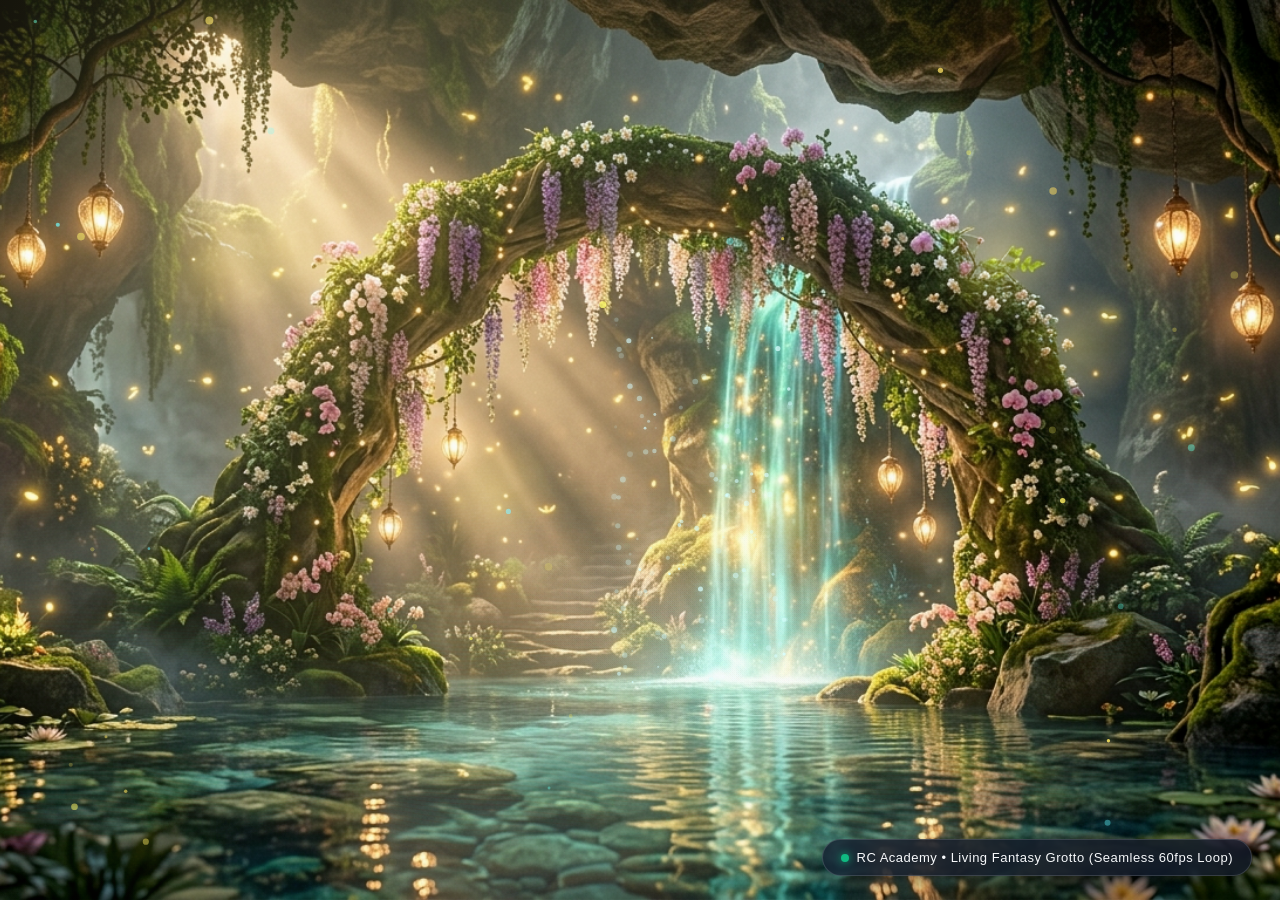
<file: fantasy_grotto_background.html>
<!DOCTYPE html>
<html lang="en">
<head>
<meta charset="UTF-8">
<meta name="viewport" content="width=device-width, initial-scale=1.0">
<title>RC Academy — Living Fantasy Grotto Animated Background</title>
<style>
  * {
    margin: 0;
    padding: 0;
    box-sizing: border-box;
  }
  body, html {
    width: 100%;
    height: 100%;
    overflow: hidden;
    background: #020617;
    font-family: -apple-system, BlinkMacSystemFont, "Segoe UI", Roboto, sans-serif;
  }

  /* Seamless Animated Camera Container */
  .viewport-wrapper {
    position: relative;
    width: 100vw;
    height: 100vh;
    overflow: hidden;
    display: flex;
    align-items: center;
    justify-content: center;
  }

  .scene-container {
    position: absolute;
    width: 100%;
    height: 100%;
    animation: cinematicPushIn 10s ease-in-out infinite alternate;
    transform-origin: 52% 46%;
  }

  @keyframes cinematicPushIn {
    0% {
      transform: scale(1.0) translate(0px, 0px);
    }
    100% {
      transform: scale(1.045) translate(-6px, -4px);
    }
  }

  /* Base Fantasy Image */
  .base-image {
    position: absolute;
    top: 0;
    left: 0;
    width: 100%;
    height: 100%;
    object-fit: cover;
    z-index: 1;
    filter: brightness(0.98) contrast(1.02);
  }

  /* Water Ripple Canvas */
  #waterCanvas {
    position: absolute;
    bottom: 0;
    left: 0;
    width: 100%;
    height: 48%;
    z-index: 2;
    mix-blend-mode: soft-light;
    pointer-events: none;
    opacity: 0.65;
  }

  /* Particle & Effects Canvas */
  #effectsCanvas {
    position: absolute;
    top: 0;
    left: 0;
    width: 100%;
    height: 100%;
    z-index: 3;
    pointer-events: none;
  }

  /* Volumetric Rays Overlay */
  .godrays-overlay {
    position: absolute;
    top: 0;
    left: 0;
    width: 100%;
    height: 100%;
    z-index: 4;
    background: radial-gradient(circle at 28% 18%, rgba(254, 240, 138, 0.18) 0%, rgba(254, 240, 138, 0.05) 45%, transparent 70%);
    mix-blend-mode: screen;
    pointer-events: none;
    animation: rayBreathe 6s ease-in-out infinite alternate;
  }

  @keyframes rayBreathe {
    0% { opacity: 0.7; transform: scale(1); }
    100% { opacity: 1.0; transform: scale(1.03); }
  }

  /* Lantern Pulse Overlays */
  .lantern-glow {
    position: absolute;
    border-radius: 50%;
    pointer-events: none;
    mix-blend-mode: screen;
    z-index: 4;
    animation: lanternFlicker 3.5s ease-in-out infinite alternate;
  }
  .lantern-1 { top: 22%; left: 11%; width: 140px; height: 140px; background: radial-gradient(circle, rgba(251, 191, 36, 0.35) 0%, transparent 70%); animation-delay: 0.2s; }
  .lantern-2 { top: 18%; left: 16%; width: 160px; height: 160px; background: radial-gradient(circle, rgba(251, 191, 36, 0.4) 0%, transparent 70%); animation-delay: 0.7s; }
  .lantern-3 { top: 20%; right: 16%; width: 150px; height: 150px; background: radial-gradient(circle, rgba(251, 191, 36, 0.42) 0%, transparent 70%); animation-delay: 1.1s; }
  .lantern-4 { top: 31%; right: 11%; width: 130px; height: 130px; background: radial-gradient(circle, rgba(251, 191, 36, 0.35) 0%, transparent 70%); animation-delay: 0.4s; }
  .lantern-5 { top: 48%; left: 34%; width: 120px; height: 120px; background: radial-gradient(circle, rgba(251, 191, 36, 0.38) 0%, transparent 70%); animation-delay: 1.4s; }
  .lantern-6 { top: 51%; right: 34%; width: 120px; height: 120px; background: radial-gradient(circle, rgba(251, 191, 36, 0.38) 0%, transparent 70%); animation-delay: 0.9s; }

  @keyframes lanternFlicker {
    0% { opacity: 0.7; transform: scale(0.95); }
    30% { opacity: 0.95; transform: scale(1.05); }
    60% { opacity: 0.8; transform: scale(0.98); }
    100% { opacity: 1.0; transform: scale(1.08); }
  }

  /* Optional HUD / Overlay Info */
  .control-badge {
    position: absolute;
    bottom: 24px;
    right: 28px;
    z-index: 10;
    background: rgba(15, 23, 42, 0.75);
    backdrop-filter: blur(12px);
    border: 1px solid rgba(255, 255, 255, 0.15);
    padding: 10px 18px;
    border-radius: 9999px;
    color: #f8fafc;
    font-size: 13px;
    font-weight: 500;
    letter-spacing: 0.5px;
    display: flex;
    align-items: center;
    gap: 8px;
    box-shadow: 0 10px 25px -5px rgba(0, 0, 0, 0.5);
    user-select: none;
    transition: opacity 0.3s;
  }
  .control-badge:hover { opacity: 0.4; }
  .pulse-dot {
    width: 8px;
    height: 8px;
    border-radius: 50%;
    background: #10b981;
    box-shadow: 0 0 8px #10b981;
    animation: livePulse 2s infinite;
  }
  @keyframes livePulse {
    0%, 100% { opacity: 1; transform: scale(1); }
    50% { opacity: 0.4; transform: scale(0.85); }
  }
</style>
</head>
<body>

<div class="viewport-wrapper">
  <div class="scene-container">
    <!-- Base Reference Image -->
    <img class="base-image" src="assets/fantasy_grotto.jpg" alt="Living Fantasy Grotto">

    <!-- Volumetric Light Rays -->
    <div class="godrays-overlay"></div>

    <!-- Glowing Lantern Hotspots -->
    <div class="lantern-glow lantern-1"></div>
    <div class="lantern-glow lantern-2"></div>
    <div class="lantern-glow lantern-3"></div>
    <div class="lantern-glow lantern-4"></div>
    <div class="lantern-glow lantern-5"></div>
    <div class="lantern-glow lantern-6"></div>

    <!-- Animated Water Ripples Canvas -->
    <canvas id="waterCanvas"></canvas>

    <!-- Animated Particle & Mist Canvas -->
    <canvas id="effectsCanvas"></canvas>
  </div>

  <div class="control-badge">
    <div class="pulse-dot"></div>
    RC Academy • Living Fantasy Grotto (Seamless 60fps Loop)
  </div>
</div>

<script>
  // ---------------------------------------------------------------------------
  // Canvas Resizing & Management
  // ---------------------------------------------------------------------------
  const waterCanvas = document.getElementById('waterCanvas');
  const wCtx = waterCanvas.getContext('2d');

  const effectsCanvas = document.getElementById('effectsCanvas');
  const eCtx = effectsCanvas.getContext('2d');

  let width = window.innerWidth;
  let height = window.innerHeight;

  function resize() {
    width = window.innerWidth;
    height = window.innerHeight;
    
    waterCanvas.width = width;
    waterCanvas.height = Math.floor(height * 0.48);

    effectsCanvas.width = width;
    effectsCanvas.height = height;
  }
  window.addEventListener('resize', resize);
  resize();

  // ---------------------------------------------------------------------------
  // 1. Water Ripples & Reflections Physics Engine
  // ---------------------------------------------------------------------------
  let waterTime = 0;
  function drawWaterRipples() {
    const wH = waterCanvas.height;
    wCtx.clearRect(0, 0, width, wH);

    waterTime += 0.035;

    // Draw multi-layered glowing caustic ripple bands
    for (let y = 0; y < wH; y += 4) {
      const depthFactor = (y / wH); // 0 at horizon, 1 at bottom
      const waveAmplitude = 3 + depthFactor * 8;
      const waveSpeed = waterTime * (1.2 + depthFactor * 0.8);

      wCtx.beginPath();
      wCtx.lineWidth = 1.5 + depthFactor * 2.5;
      
      const cyanGlow = Math.sin(y * 0.04 + waveSpeed) * 0.5 + 0.5;
      const goldReflect = Math.cos(y * 0.03 - waveSpeed * 0.8) * 0.5 + 0.5;
      
      const r = Math.floor(45 + goldReflect * 60);
      const g = Math.floor(180 + cyanGlow * 60);
      const b = Math.floor(210 + cyanGlow * 45);
      const alpha = 0.04 + depthFactor * 0.12 * cyanGlow;

      wCtx.strokeStyle = `rgba(${r}, ${g}, ${b}, ${alpha})`;

      for (let x = 0; x < width; x += 15) {
        const offset = Math.sin(x * 0.015 + waveSpeed + y * 0.03) * waveAmplitude +
                       Math.cos(x * 0.03 - waveSpeed * 0.5) * (waveAmplitude * 0.4);
        if (x === 0) {
          wCtx.moveTo(x, y + offset);
        } else {
          wCtx.lineTo(x, y + offset);
        }
      }
      wCtx.stroke();
    }
  }

  // ---------------------------------------------------------------------------
  // 2. Fireflies, Waterfall Spray & Mist Particle Engine
  // ---------------------------------------------------------------------------
  const FIREFLY_COUNT = 65;
  const WATERFALL_PARTICLE_COUNT = 140;
  const MIST_COUNT = 25;

  class Firefly {
    constructor() {
      this.reset(true);
    }
    reset(initial = false) {
      this.x = Math.random() * width;
      this.y = initial ? Math.random() * height : height + 10;
      this.size = Math.random() * 2.8 + 1.2;
      this.vx = (Math.random() - 0.5) * 0.45;
      this.vy = -(Math.random() * 0.35 + 0.15);
      this.pulse = Math.random() * Math.PI * 2;
      this.pulseSpeed = Math.random() * 0.04 + 0.02;
      this.hue = Math.random() > 0.3 ? (45 + Math.random() * 15) : (165 + Math.random() * 25); // Gold or Aqua
      this.opacityMax = Math.random() * 0.55 + 0.35;
    }
    update() {
      this.x += this.vx + Math.sin(this.pulse) * 0.3;
      this.y += this.vy;
      this.pulse += this.pulseSpeed;

      if (this.y < -20 || this.x < -20 || this.x > width + 20) {
        this.reset();
      }
    }
    draw(ctx) {
      const currentAlpha = (Math.sin(this.pulse) * 0.5 + 0.5) * this.opacityMax;
      ctx.save();
      ctx.beginPath();
      ctx.arc(this.x, this.y, this.size, 0, Math.PI * 2);
      ctx.fillStyle = `hsla(${this.hue}, 95%, 68%, ${currentAlpha})`;
      ctx.shadowBlur = this.size * 5;
      ctx.shadowColor = `hsla(${this.hue}, 100%, 75%, ${currentAlpha})`;
      ctx.fill();
      ctx.restore();
    }
  }

  class WaterfallSparkle {
    constructor() {
      this.reset(true);
    }
    reset(initial = false) {
      // Centered around waterfall arch coordinates (~50% width, 30% to 75% height)
      const centerSpread = (Math.random() - 0.5) * (width * 0.14);
      this.x = width * 0.55 + centerSpread;
      this.y = initial ? height * (0.32 + Math.random() * 0.42) : height * 0.32;
      this.size = Math.random() * 2.2 + 0.8;
      this.vy = Math.random() * 2.8 + 2.0;
      this.vx = (Math.random() - 0.5) * 0.4;
      this.alpha = Math.random() * 0.65 + 0.25;
      this.life = 0;
      this.maxLife = Math.random() * 45 + 35;
    }
    update() {
      this.x += this.vx;
      this.y += this.vy;
      this.life++;
      if (this.y > height * 0.76 || this.life > this.maxLife) {
        this.reset();
      }
    }
    draw(ctx) {
      const progress = this.life / this.maxLife;
      const fadeAlpha = this.alpha * (1 - Math.abs(progress - 0.5) * 2);
      ctx.save();
      ctx.beginPath();
      ctx.arc(this.x, this.y, this.size, 0, Math.PI * 2);
      ctx.fillStyle = `rgba(215, 255, 255, ${fadeAlpha})`;
      ctx.shadowBlur = 6;
      ctx.shadowColor = 'rgba(165, 243, 252, 0.8)';
      ctx.fill();
      ctx.restore();
    }
  }

  class MistPuff {
    constructor() {
      this.reset(true);
    }
    reset(initial = false) {
      this.x = width * 0.54 + (Math.random() - 0.5) * (width * 0.35);
      this.y = height * 0.68 + (Math.random() - 0.5) * (height * 0.12);
      this.radius = Math.random() * 80 + 60;
      this.vx = (Math.random() - 0.5) * 0.2;
      this.vy = -(Math.random() * 0.15 + 0.05);
      this.alpha = 0;
      this.maxAlpha = Math.random() * 0.08 + 0.04;
      this.life = 0;
      this.maxLife = Math.random() * 180 + 120;
    }
    update() {
      this.x += this.vx;
      this.y += this.vy;
      this.life++;
      if (this.life < this.maxLife * 0.3) {
        this.alpha = (this.life / (this.maxLife * 0.3)) * this.maxAlpha;
      } else {
        this.alpha = (1 - (this.life / this.maxLife)) * this.maxAlpha;
      }
      if (this.life >= this.maxLife) {
        this.reset();
      }
    }
    draw(ctx) {
      const grad = ctx.createRadialGradient(this.x, this.y, 0, this.x, this.y, this.radius);
      grad.addColorStop(0, `rgba(224, 242, 254, ${this.alpha})`);
      grad.addColorStop(0.6, `rgba(224, 242, 254, ${this.alpha * 0.5})`);
      grad.addColorStop(1, 'rgba(224, 242, 254, 0)');
      
      ctx.fillStyle = grad;
      ctx.beginPath();
      ctx.arc(this.x, this.y, this.radius, 0, Math.PI * 2);
      ctx.fill();
    }
  }

  // Initialize Particle Sets
  const fireflies = Array.from({ length: FIREFLY_COUNT }, () => new Firefly());
  const sparkles = Array.from({ length: WATERFALL_PARTICLE_COUNT }, () => new WaterfallSparkle());
  const mists = Array.from({ length: MIST_COUNT }, () => new MistPuff());

  // ---------------------------------------------------------------------------
  // 3. Main 60FPS Render Loop
  // ---------------------------------------------------------------------------
  function animate() {
    // 1. Update Water
    drawWaterRipples();

    // 2. Clear & Update Particle Overlay
    eCtx.clearRect(0, 0, width, height);

    // Draw Soft Mist
    mists.forEach(m => { m.update(); m.draw(eCtx); });

    // Draw Waterfall Cascades
    sparkles.forEach(s => { s.update(); s.draw(eCtx); });

    // Draw Glowing Fireflies
    fireflies.forEach(f => { f.update(); f.draw(eCtx); });

    requestAnimationFrame(animate);
  }

  animate();
</script>

</body>
</html>
</file>
